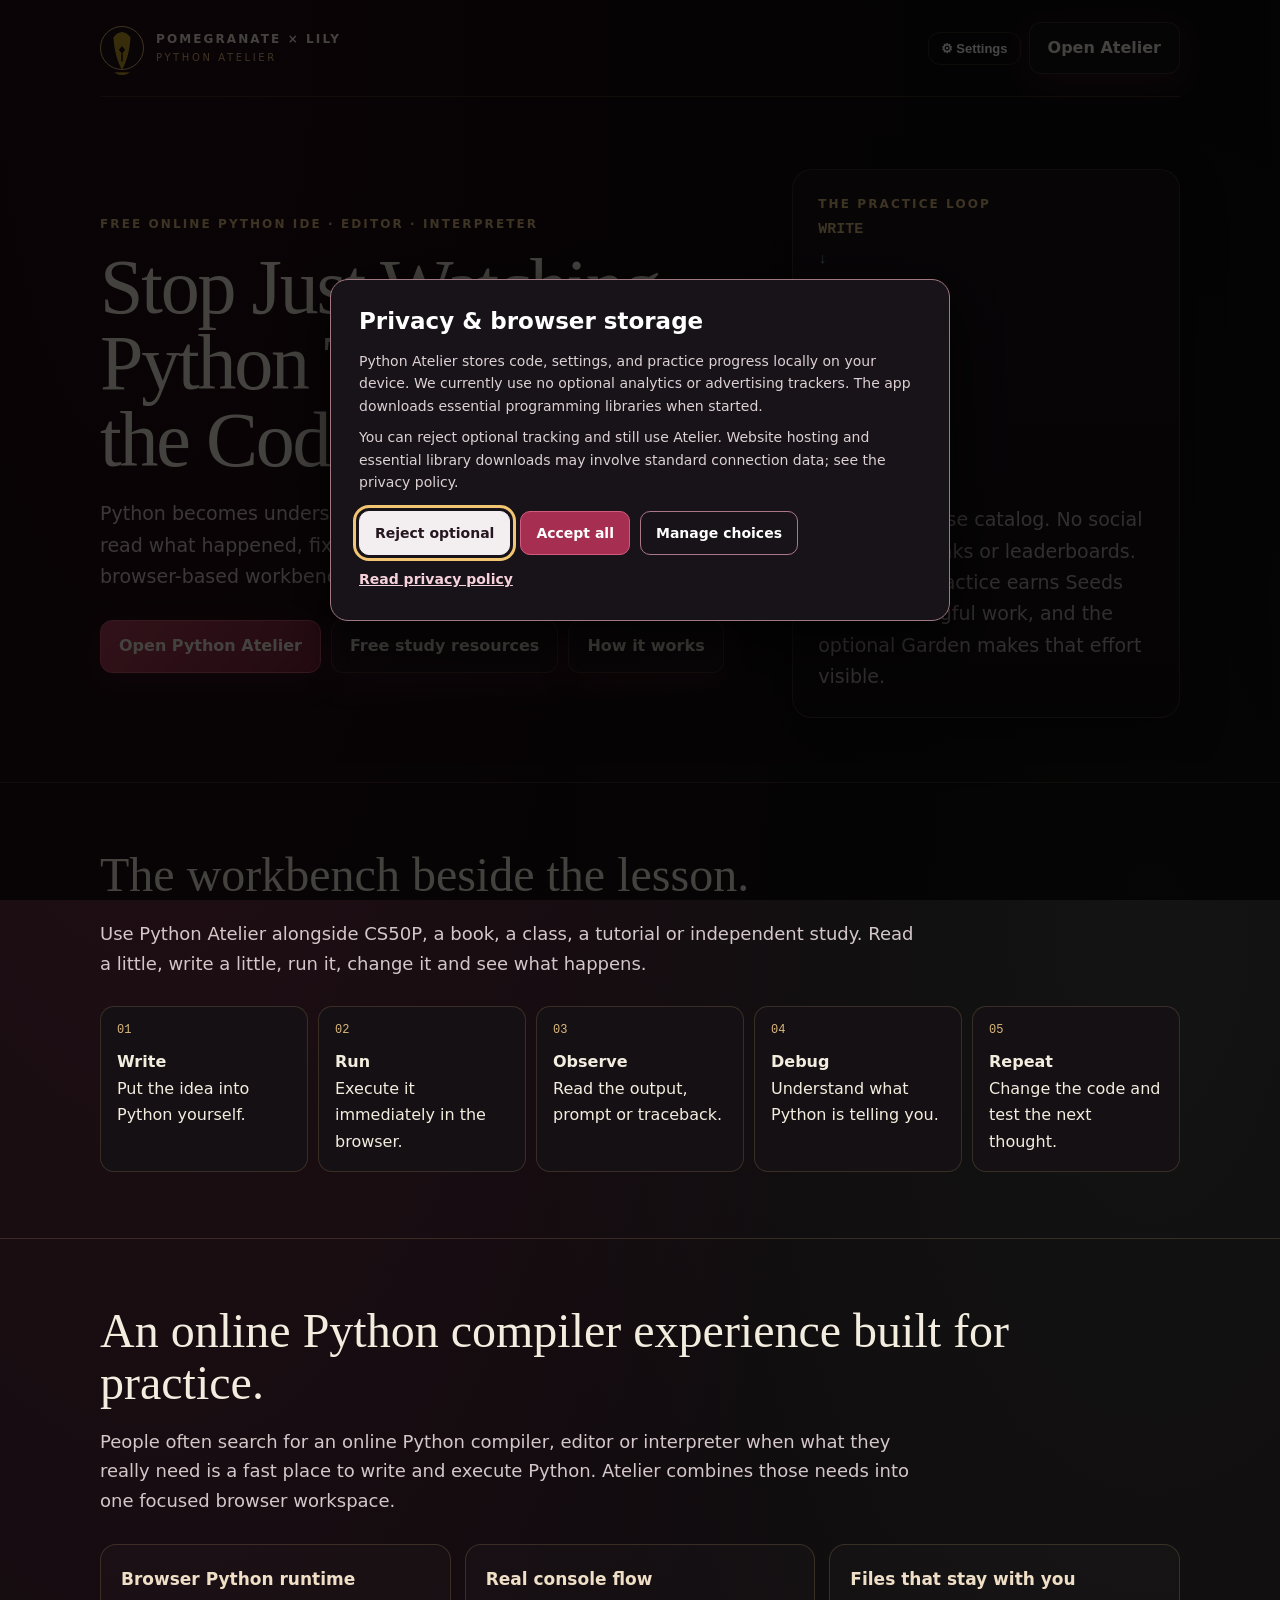
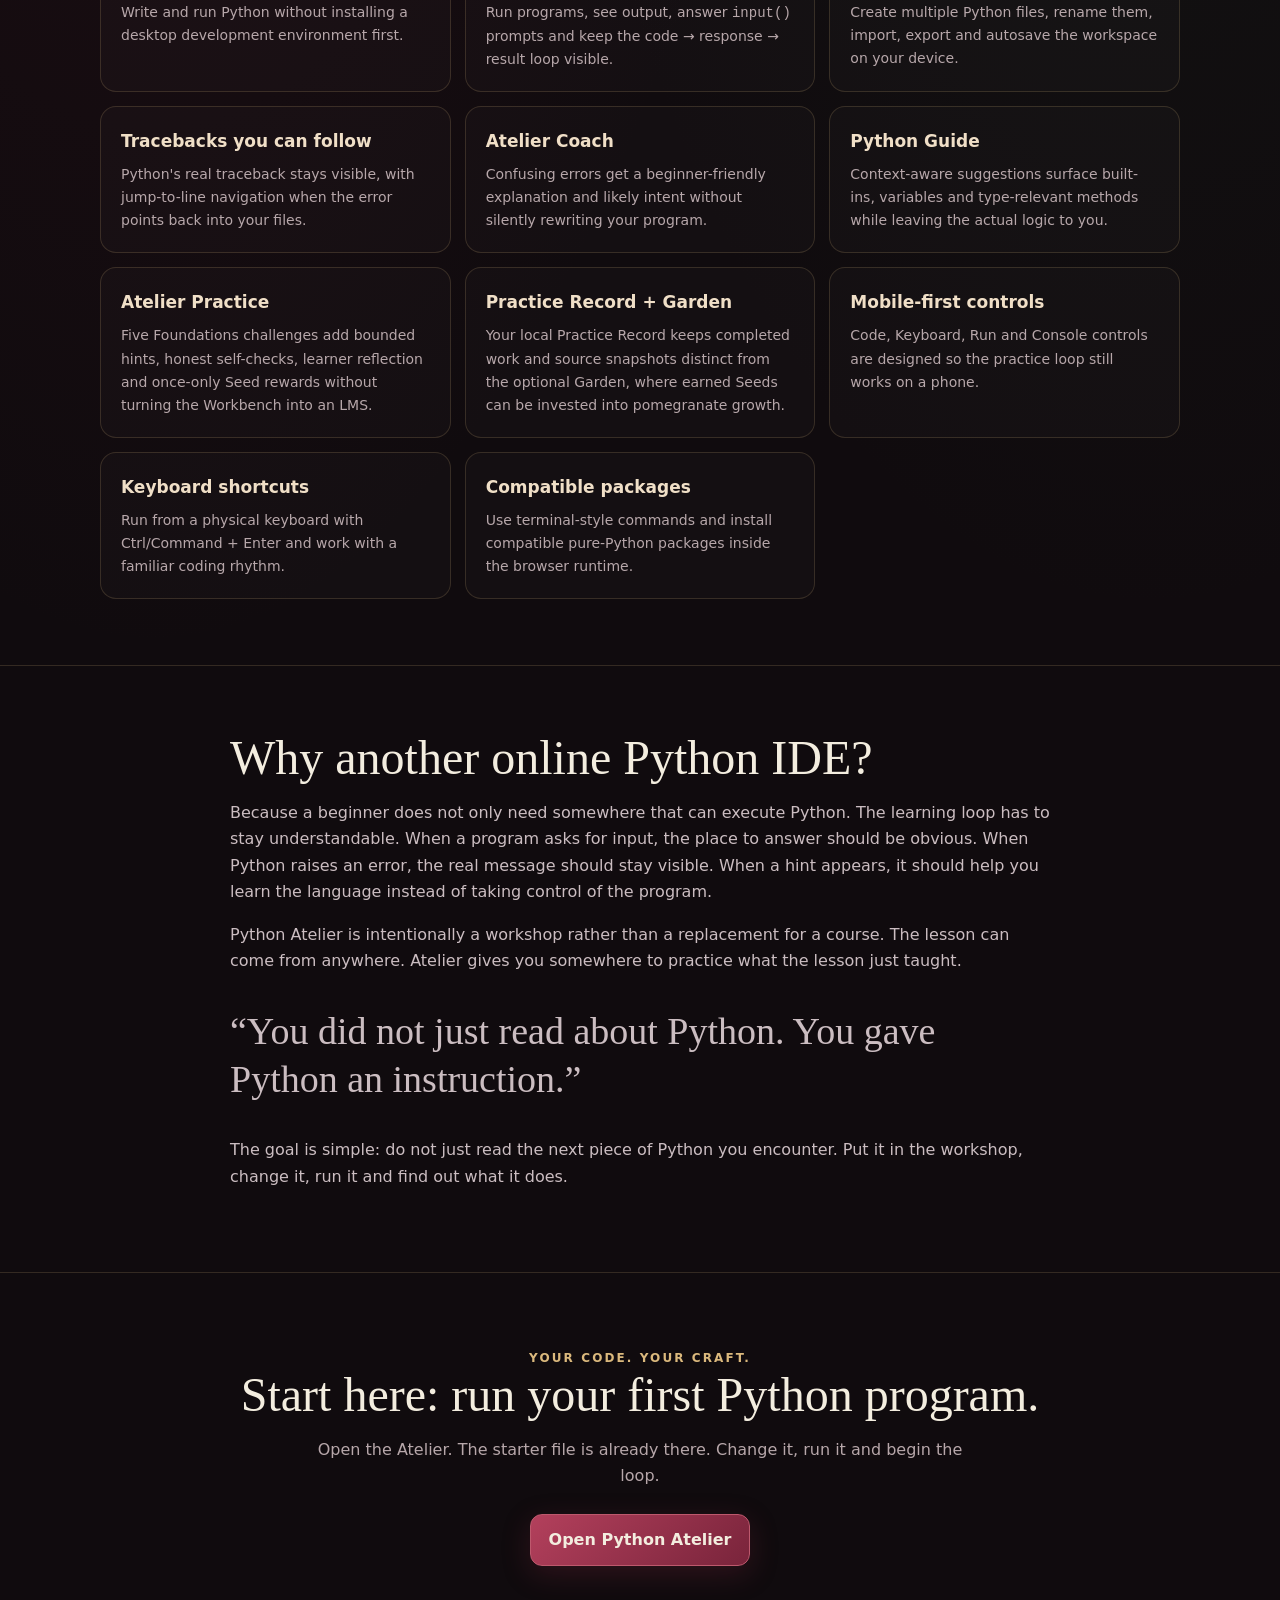
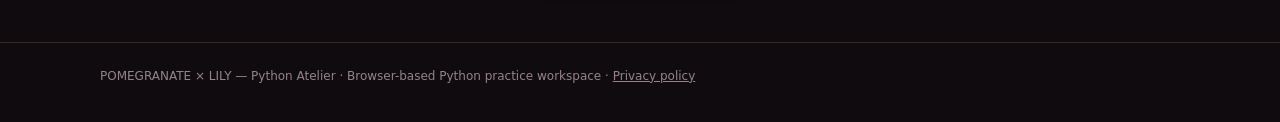
<file: index.html>
<!DOCTYPE html>
<html lang="en">
<head>
<meta charset="utf-8">
<meta name="referrer" content="no-referrer">
<meta name="viewport" content="width=device-width, initial-scale=1">
<meta name="theme-color" content="#160d12">
<meta name="color-scheme" content="dark">
<link rel="manifest" href="./manifest.webmanifest">
<link rel="apple-touch-icon" sizes="180x180" href="./apple-touch-icon.png?v=atelier-nib-20261031">
<link rel="icon" type="image/svg+xml" href="./pa-the-nib.svg?v=atelier-nib-20261031">
<link rel="icon" type="image/png" sizes="192x192" href="./icon-192.png?v=atelier-nib-20261031">
<title>Online Python IDE, Editor & Interpreter — POMEGRANATE × LILY Python Atelier</title>
<meta name="description" content="Write, run, debug and learn Python online with POMEGRANATE × LILY Python Atelier — a free browser-based Python IDE, editor, interpreter and beginner-focused coding workspace.">
<meta name="robots" content="index,follow,max-image-preview:large">
<link rel="canonical" href="https://pomegranatexlily.github.io/Python-Atelier/">
<meta property="og:type" content="website">
<meta property="og:title" content="POMEGRANATE × LILY Python Atelier — Online Python IDE">
<meta property="og:description" content="Stop just watching Python tutorials. Write the code, run it, inspect the result, debug it and run it again.">
<meta property="og:url" content="https://pomegranatexlily.github.io/Python-Atelier/">
<meta property="og:image" content="https://pomegranatexlily.github.io/Python-Atelier/social-preview.png">
<meta property="og:image:width" content="1200">
<meta property="og:image:height" content="630">
<meta property="og:image:alt" content="Python Atelier — write, run, and learn Python">
<meta name="twitter:image" content="https://pomegranatexlily.github.io/Python-Atelier/social-preview.png">

<meta name="twitter:card" content="summary_large_image">
<meta name="twitter:title" content="POMEGRANATE × LILY Python Atelier">
<meta name="twitter:description" content="A free browser-based Python IDE and practice workspace built around Write → Run → Observe → Debug → Repeat.">
<script type="application/ld+json">
{
  "@context":"https://schema.org",
  "@type":["WebApplication","SoftwareApplication"],
  "name":"POMEGRANATE × LILY — Python Atelier",
  "alternateName":"Online Python IDE & Interpreter",
  "url":"https://pomegranatexlily.github.io/Python-Atelier/",
  "applicationCategory":"DeveloperApplication",
  "applicationSubCategory":"EducationalApplication",
  "operatingSystem":"Any",
  "browserRequirements":"Requires JavaScript and a modern web browser",
  "isAccessibleForFree":true,
  "offers":{"@type":"Offer","price":"0","priceCurrency":"USD"},
  "description":"A free browser-based Python IDE, editor and interpreter for writing, running, debugging and learning Python.",
  "featureList":[
    "Browser-based Python runtime",
    "Syntax-highlighted Python editor",
    "Interactive console and input()",
    "Multiple Python files with local autosave",
    "Tracebacks with jump-to-line navigation",
    "Atelier Coach error explanations",
    "Context-aware Python Guide suggestions",
    "Structured Atelier Practice challenges and self-checks",
    "Local Practice Record, Seeds and optional Atelier Garden",
    "Mobile-first coding controls",
    "Import, export and compatible package installation"
  ]
}
</script>
<style>
:root{color-scheme:dark;--bg:#100b0e;--panel:#181116;--ink:#f3eddf;--mut:#b7a7aa;--gold:#dbb97d;--wine:#922f4a;--leaf:#8db49c;--line:#dbb97d2d;--max:1080px}
*{box-sizing:border-box}html{scroll-behavior:smooth}body{margin:0;background:radial-gradient(ellipse at 12% 0,#651b3040,transparent 48%),radial-gradient(ellipse at 90% 28%,#21452e26,transparent 38%),var(--bg);color:var(--ink);font:16px/1.65 system-ui,-apple-system,"Segoe UI",sans-serif}
a{color:inherit}.wrap{width:min(var(--max),calc(100% - 36px));margin:auto}.top{display:flex;align-items:center;justify-content:space-between;gap:18px;padding:22px 0}.brand{display:flex;align-items:center;gap:12px}.seal{width:44px;height:44px;border:1px solid var(--gold);border-radius:50%;display:grid;place-items:center;background:#23151a;color:var(--gold);font:17px Georgia,serif}.house{font-size:12px;letter-spacing:2.1px;font-weight:700}.product{font-size:10px;letter-spacing:2.6px;text-transform:uppercase;color:var(--gold)}
.btn{display:inline-flex;align-items:center;justify-content:center;text-decoration:none;border:1px solid #bd596d;border-radius:12px;padding:12px 18px;background:linear-gradient(135deg,#b3405c,#79243b);font-weight:750;box-shadow:0 8px 28px #8c2c4440}.btn.alt{background:#ffffff08;border-color:var(--line);font-weight:650}.hero{padding:72px 0 64px;display:grid;grid-template-columns:minmax(0,1.25fr) minmax(280px,.75fr);gap:46px;align-items:center}.eyebrow{color:var(--gold);font-size:12px;letter-spacing:2.1px;text-transform:uppercase;font-weight:700}.hero h1{font:clamp(42px,7vw,78px)/.98 Georgia,"Times New Roman",serif;letter-spacing:-2.2px;margin:14px 0 20px;max-width:900px}.hero p{font-size:19px;color:#d4c7ca;max-width:720px}.actions{display:flex;gap:10px;flex-wrap:wrap;margin-top:28px}.card{border:1px solid var(--line);border-radius:20px;padding:25px;background:linear-gradient(180deg,#1b1318,#151013);box-shadow:0 18px 48px #0004}.cycle{font:700 15px ui-monospace,SFMono-Regular,Consolas,monospace;line-height:2;color:var(--leaf)}.cycle b{color:var(--gold)}
section{padding:66px 0;border-top:1px solid var(--line)}h2{font:clamp(30px,4.5vw,48px)/1.08 Georgia,"Times New Roman",serif;margin:0 0 16px}h3{font-size:17px;margin:0 0 8px;color:#f0dfc7}.lead{font-size:18px;color:#d4c7ca;max-width:820px}.grid{display:grid;grid-template-columns:repeat(3,1fr);gap:14px;margin-top:28px}.feature{border:1px solid var(--line);border-radius:16px;padding:20px;background:#ffffff05}.feature p{margin:0;color:var(--mut);font-size:14px}.steps{counter-reset:s;display:grid;grid-template-columns:repeat(5,1fr);gap:10px;margin-top:28px}.step{counter-increment:s;border:1px solid var(--line);border-radius:14px;padding:16px;background:#151013}.step:before{content:"0" counter(s);display:block;color:var(--gold);font:12px ui-monospace,monospace;margin-bottom:12px}.step strong{display:block}.copy{max-width:820px}.copy p{color:#cbbdc1}.quote{font:clamp(24px,4vw,38px)/1.25 Georgia,serif;color:#eadcc5;margin:34px 0}.cta{text-align:center;padding:76px 20px}.cta p{color:var(--mut);max-width:680px;margin:0 auto 24px}footer{border-top:1px solid var(--line);padding:24px 0 36px;color:#95838b;font-size:12px}
@media(max-width:820px){.hero{grid-template-columns:1fr;padding-top:46px}.grid{grid-template-columns:1fr}.steps{grid-template-columns:1fr 1fr}.hero h1{letter-spacing:-1.4px}.top .btn{padding:9px 12px;font-size:13px}}
@media(max-width:480px){.top{flex-wrap:wrap;gap:10px;padding:14px 0}.wrap{width:min(100% - 22px,var(--max))}.house{font-size:10px;letter-spacing:1.35px}.product{font-size:9px}.seal{width:38px;height:38px}.hero{padding:38px 0 48px;gap:24px}.hero p{font-size:17px}.steps{grid-template-columns:1fr}.actions .btn{width:100%}}
</style>
<script src="./privacy-consent.js"></script>
</head>
<body>
<header class="wrap top">
  <div class="brand"><div class="seal" aria-hidden="true"><img src="./pa-the-nib.svg?v=atelier-nib-20261031" alt="" width="44" height="44" style="width:100%;height:100%;display:block;object-fit:contain;padding:5px;box-sizing:border-box;border-radius:inherit"></div><div><div class="house">POMEGRANATE × LILY</div><div class="product">Python Atelier</div></div></div>
  <div style="display:flex;align-items:center;gap:8px"><button type="button" data-privacy-settings aria-label="Site settings" class="btn alt" style="background:transparent;box-shadow:none;padding:8px 12px;font-size:13px">⚙ Settings</button><a class="btn alt" href="./app/">Open Atelier</a></div>
</header>
<main>
<section class="wrap hero">
  <div>
    <div class="eyebrow">Free Online Python IDE · Editor · Interpreter</div>
    <h1>Stop Just Watching Python Tutorials. Run the Code.</h1>
    <p>Python becomes understandable when you write it, run it, break it, read what happened, fix it and run it again. Python Atelier is the browser-based workbench beside the lesson.</p>
    <div class="actions"><a class="btn" href="./app/">Open Python Atelier</a><a class="btn alt" href="./app/#resources">Free study resources</a><a class="btn alt" href="#how">How it works</a></div>
  </div>
  <aside class="card">
    <div class="eyebrow">The practice loop</div>
    <div class="cycle"><b>WRITE</b><br>↓<br><b>RUN</b><br>↓<br>OBSERVE<br>↓<br>DEBUG<br>↓<br><b>REPEAT</b></div>
    <p style="color:var(--mut);margin-bottom:0">No giant course catalog. No social feed. No streaks or leaderboards. Structured Practice earns Seeds from meaningful work, and the optional Garden makes that effort visible.</p>
  </aside>
</section>

<section id="how">
  <div class="wrap">
    <h2>The workbench beside the lesson.</h2>
    <p class="lead">Use Python Atelier alongside CS50P, a book, a class, a tutorial or independent study. Read a little, write a little, run it, change it and see what happens.</p>
    <div class="steps">
      <div class="step"><strong>Write</strong><span>Put the idea into Python yourself.</span></div>
      <div class="step"><strong>Run</strong><span>Execute it immediately in the browser.</span></div>
      <div class="step"><strong>Observe</strong><span>Read the output, prompt or traceback.</span></div>
      <div class="step"><strong>Debug</strong><span>Understand what Python is telling you.</span></div>
      <div class="step"><strong>Repeat</strong><span>Change the code and test the next thought.</span></div>
    </div>
  </div>
</section>

<section>
  <div class="wrap">
    <h2>An online Python compiler experience built for practice.</h2>
    <p class="lead">People often search for an online Python compiler, editor or interpreter when what they really need is a fast place to write and execute Python. Atelier combines those needs into one focused browser workspace.</p>
    <div class="grid">
      <article class="feature"><h3>Browser Python runtime</h3><p>Write and run Python without installing a desktop development environment first.</p></article>
      <article class="feature"><h3>Real console flow</h3><p>Run programs, see output, answer <code>input()</code> prompts and keep the code → response → result loop visible.</p></article>
      <article class="feature"><h3>Files that stay with you</h3><p>Create multiple Python files, rename them, import, export and autosave the workspace on your device.</p></article>
      <article class="feature"><h3>Tracebacks you can follow</h3><p>Python's real traceback stays visible, with jump-to-line navigation when the error points back into your files.</p></article>
      <article class="feature"><h3>Atelier Coach</h3><p>Confusing errors get a beginner-friendly explanation and likely intent without silently rewriting your program.</p></article>
      <article class="feature"><h3>Python Guide</h3><p>Context-aware suggestions surface built-ins, variables and type-relevant methods while leaving the actual logic to you.</p></article>
      <article class="feature"><h3>Atelier Practice</h3><p>Five Foundations challenges add bounded hints, honest self-checks, learner reflection and once-only Seed rewards without turning the Workbench into an LMS.</p></article>
      <article class="feature"><h3>Practice Record + Garden</h3><p>Your local Practice Record keeps completed work and source snapshots distinct from the optional Garden, where earned Seeds can be invested into pomegranate growth.</p></article>
      <article class="feature"><h3>Mobile-first controls</h3><p>Code, Keyboard, Run and Console controls are designed so the practice loop still works on a phone.</p></article>
      <article class="feature"><h3>Keyboard shortcuts</h3><p>Run from a physical keyboard with Ctrl/Command + Enter and work with a familiar coding rhythm.</p></article>
      <article class="feature"><h3>Compatible packages</h3><p>Use terminal-style commands and install compatible pure-Python packages inside the browser runtime.</p></article>
    </div>
  </div>
</section>

<section>
  <div class="wrap copy">
    <h2>Why another online Python IDE?</h2>
    <p>Because a beginner does not only need somewhere that can execute Python. The learning loop has to stay understandable. When a program asks for input, the place to answer should be obvious. When Python raises an error, the real message should stay visible. When a hint appears, it should help you learn the language instead of taking control of the program.</p>
    <p>Python Atelier is intentionally a workshop rather than a replacement for a course. The lesson can come from anywhere. Atelier gives you somewhere to practice what the lesson just taught.</p>
    <p class="quote">“You did not just read about Python. You gave Python an instruction.”</p>
    <p>The goal is simple: do not just read the next piece of Python you encounter. Put it in the workshop, change it, run it and find out what it does.</p>
  </div>
</section>

<section class="cta">
  <div class="wrap">
    <div class="eyebrow">Your code. Your craft.</div>
    <h2>Start here: run your first Python program.</h2>
    <p>Open the Atelier. The starter file is already there. Change it, run it and begin the loop.</p>
    <a class="btn" href="./app/">Open Python Atelier</a>
  </div>
</section>
</main>
<footer><div class="wrap">POMEGRANATE × LILY — Python Atelier · Browser-based Python practice workspace · <a href="./privacy.html">Privacy policy</a></div></footer>
</body>
</html>
</file>
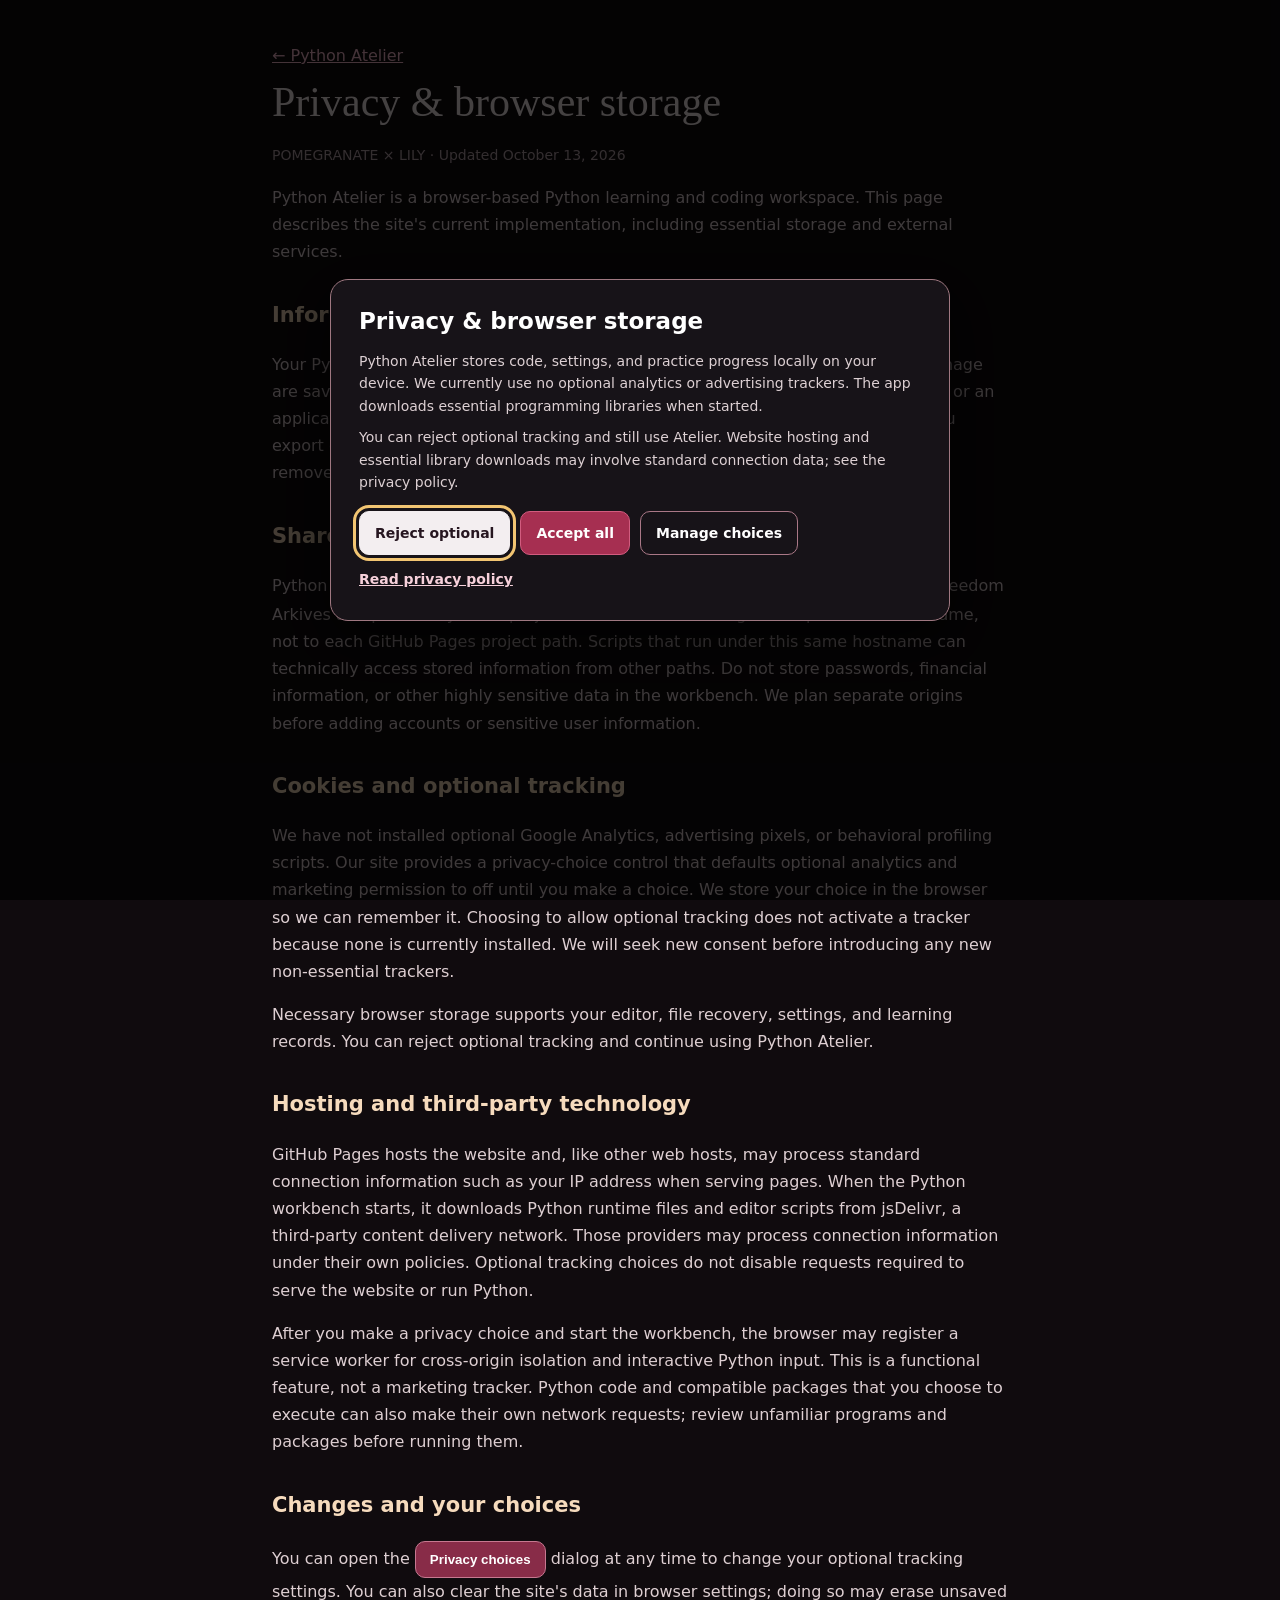
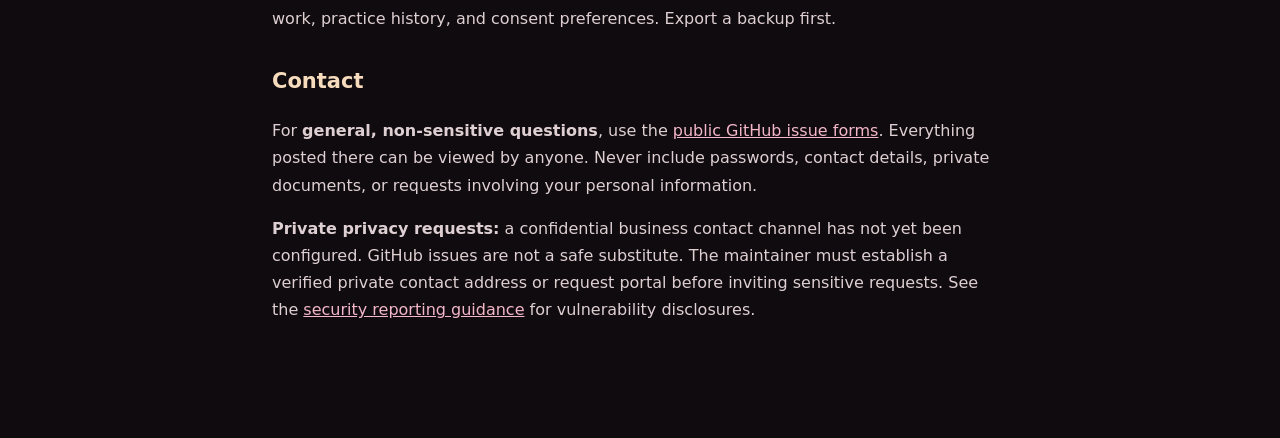
<file: privacy.html>
<!doctype html>
<html lang="en">
<head>
<meta charset="utf-8">
<meta name="referrer" content="no-referrer">
<meta name="viewport" content="width=device-width,initial-scale=1">
<title>Privacy Policy — Pomegranate × Lily Python Atelier</title>
<meta name="description" content="How Python Atelier handles browser storage, third-party libraries, and privacy choices.">
<meta name="robots" content="index,follow">
<link rel="canonical" href="https://pomegranatexlily.github.io/Python-Atelier/privacy.html">
<style>
:root{color-scheme:dark}*{box-sizing:border-box}
body{font:16px/1.7 system-ui,-apple-system,sans-serif;background:#100b0e;color:#f4eaea;margin:0}
main{max-width:780px;margin:0 auto;padding:42px 22px 100px}a{color:#f3b7c9}
h1{font:42px/1.12 Georgia,serif;margin:10px 0 18px}h2{font-size:21px;margin-top:32px;color:#f6dbbd}
p,li{color:#decfd2}.muted{color:#b8a4aa;font-size:14px}
button{border:1px solid #c67890;background:#882c48;border-radius:10px;padding:10px 14px;color:#fff;cursor:pointer;font-weight:700}
</style>
<script src="./privacy-consent.js"></script>
</head>
<body><main>
<a href="./">← Python Atelier</a>
<h1>Privacy &amp; browser storage</h1>
<p class="muted">POMEGRANATE × LILY · Updated October 13, 2026</p>
<p>Python Atelier is a browser-based Python learning and coding workspace. This page describes the site's current implementation, including essential storage and external services.</p>
<h2>Information you save on your device</h2>
<p>Your Python files, settings, practice records, challenge history, and optional brand image are saved in your browser's local storage. The site does not currently have accounts or an application server that receives those items. They remain in your browser unless you export or otherwise share them. Clearing site storage or using private browsing may remove them.</p>
<h2>Shared-hostname storage limitation</h2>
<p>Python Atelier currently shares the hostname <code>pomegranatexlily.github.io</code> with Freedom Arkives and potentially other projects. Browser local storage is scoped to the hostname, not to each GitHub Pages project path. Scripts that run under this same hostname can technically access stored information from other paths. Do not store passwords, financial information, or other highly sensitive data in the workbench. We plan separate origins before adding accounts or sensitive user information.</p>
<h2>Cookies and optional tracking</h2>
<p>We have not installed optional Google Analytics, advertising pixels, or behavioral profiling scripts. Our site provides a privacy-choice control that defaults optional analytics and marketing permission to off until you make a choice. We store your choice in the browser so we can remember it. Choosing to allow optional tracking does not activate a tracker because none is currently installed. We will seek new consent before introducing any new non-essential trackers.</p>
<p>Necessary browser storage supports your editor, file recovery, settings, and learning records. You can reject optional tracking and continue using Python Atelier.</p>
<h2>Hosting and third-party technology</h2>
<p>GitHub Pages hosts the website and, like other web hosts, may process standard connection information such as your IP address when serving pages. When the Python workbench starts, it downloads Python runtime files and editor scripts from jsDelivr, a third-party content delivery network. Those providers may process connection information under their own policies. Optional tracking choices do not disable requests required to serve the website or run Python.</p>
<p>After you make a privacy choice and start the workbench, the browser may register a service worker for cross-origin isolation and interactive Python input. This is a functional feature, not a marketing tracker. Python code and compatible packages that you choose to execute can also make their own network requests; review unfamiliar programs and packages before running them.</p>
<h2>Changes and your choices</h2>
<p>You can open the <button type="button" onclick="window.AtelierPrivacy && window.AtelierPrivacy.openPreferences()">Privacy choices</button> dialog at any time to change your optional tracking settings. You can also clear the site's data in browser settings; doing so may erase unsaved work, practice history, and consent preferences. Export a backup first.</p>
<h2>Contact</h2><p>For <strong>general, non-sensitive questions</strong>, use the <a href="https://github.com/pomegranatexlily/Python-Atelier/issues/new/choose">public GitHub issue forms</a>. Everything posted there can be viewed by anyone. Never include passwords, contact details, private documents, or requests involving your personal information.</p><p><strong>Private privacy requests:</strong> a confidential business contact channel has not yet been configured. GitHub issues are not a safe substitute. The maintainer must establish a verified private contact address or request portal before inviting sensitive requests. See the <a href="https://github.com/pomegranatexlily/Python-Atelier/blob/main/SECURITY.md">security reporting guidance</a> for vulnerability disclosures.</p>
</main></body></html>
</file>
